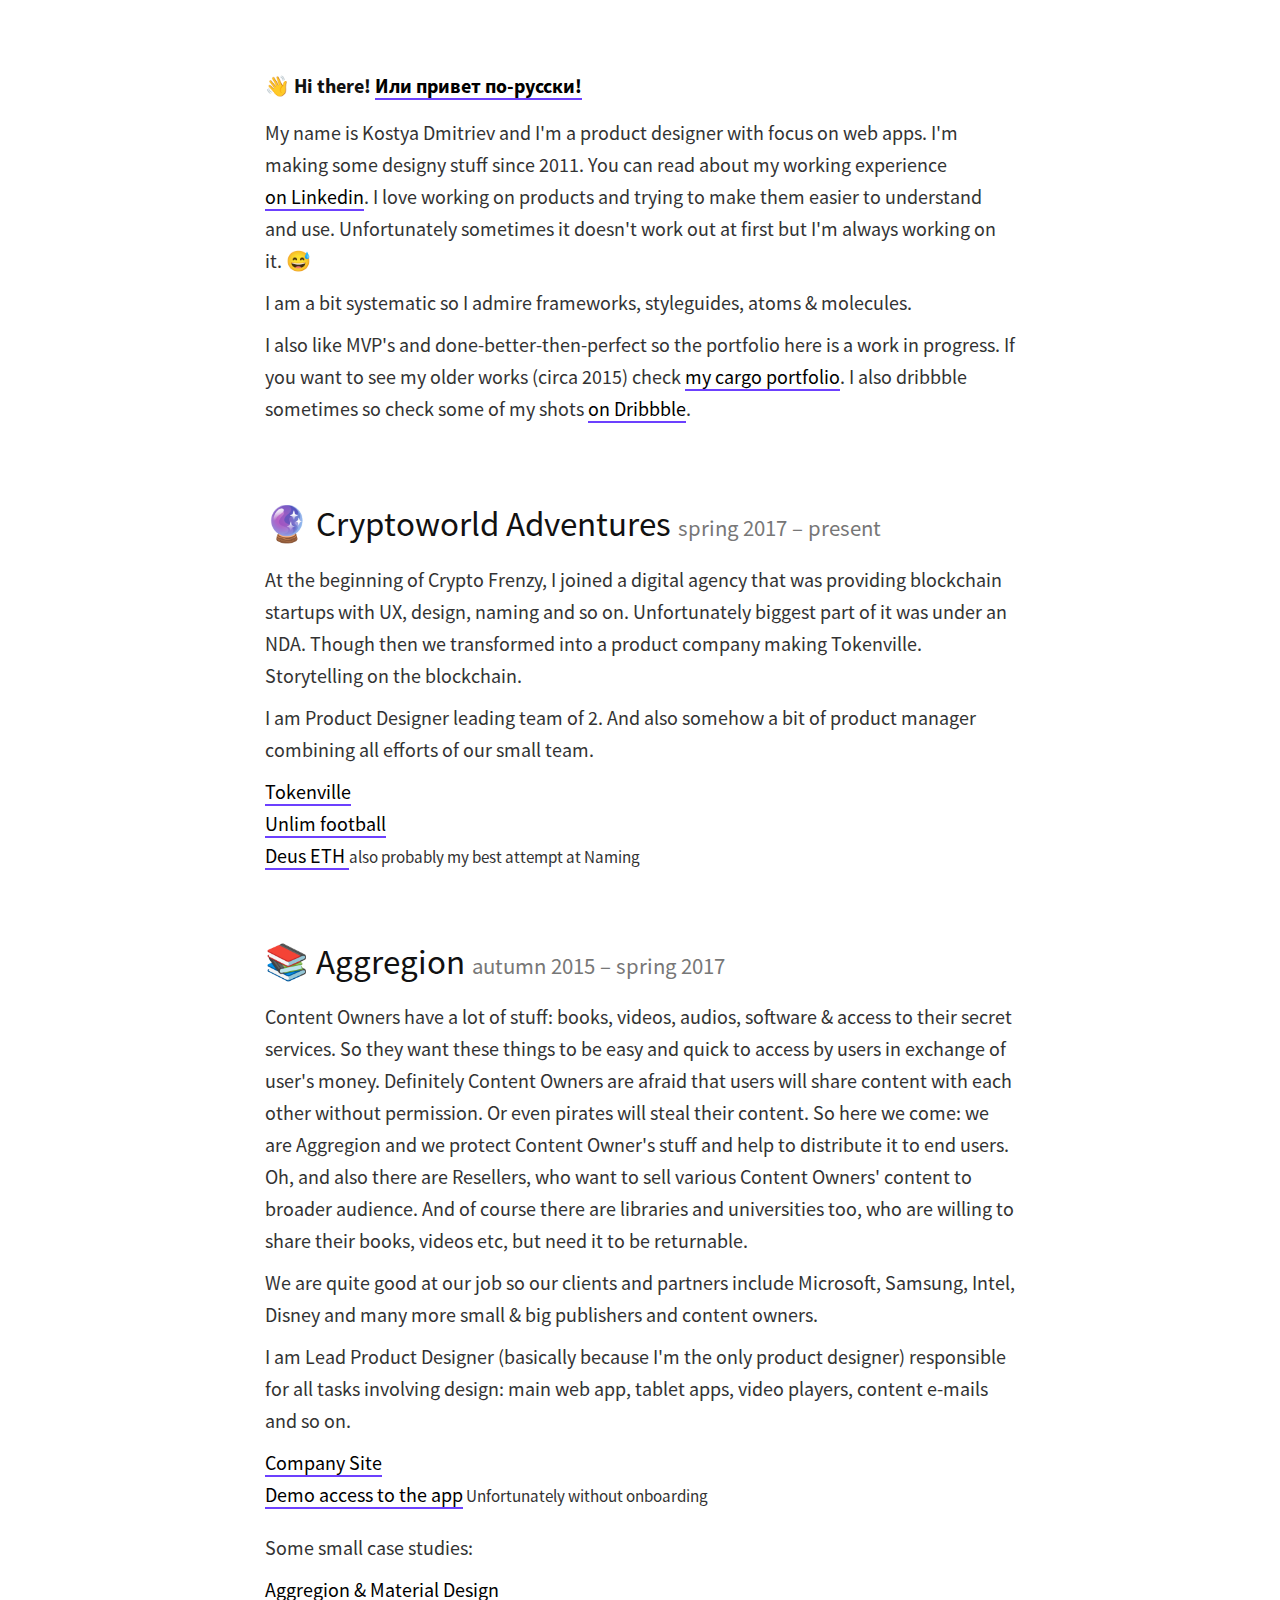
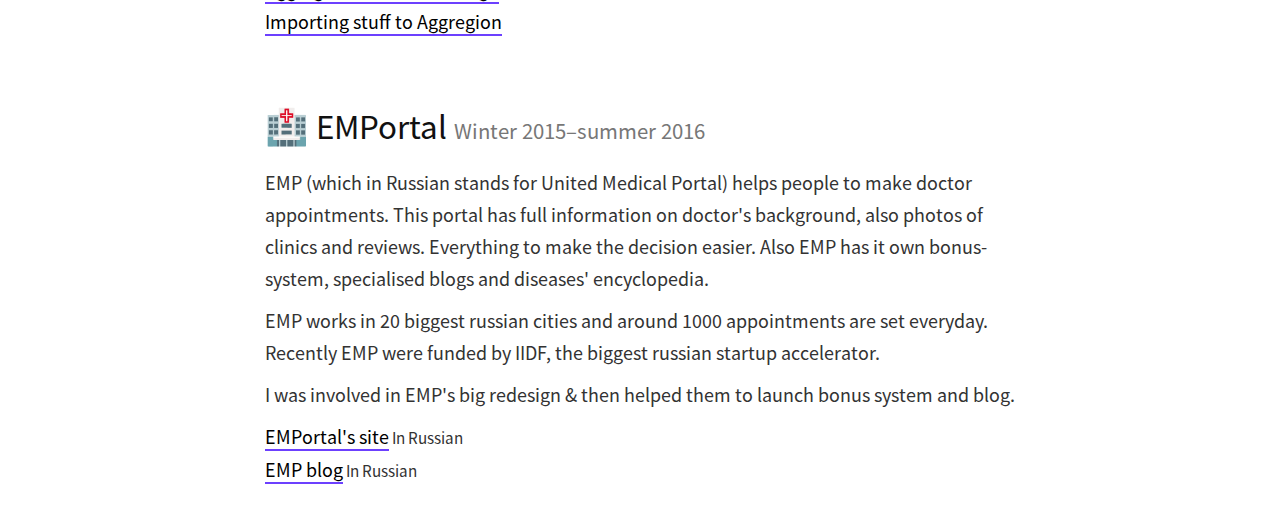
<file: index.html>
<!DOCTYPE html>
<html lang="en">

<head>
    <meta charset="utf-8">
    <meta http-equiv="X-UA-Compatible" content="IE=edge">
    <meta name="viewport" content="width=device-width, initial-scale=1">
    <!-- The above 3 meta tags *must* come first in the head; any other head content must come *after* these tags -->
    <title>Kostya Dmitriev. Product designer & a friendly dude.</title>

    <!-- Bootstrap -->
    <link href="css/bootstrap.min.css" rel="stylesheet">
    <link href="css/portf.css" rel="stylesheet">

    <!-- Favicon -->
    <link rel="icon" type="image/png" href="images/favicon.png">
    
    
    <!--Og-->
    <meta property="og:title" content="Konstantin Dmitriev is OK at Design" />
    <meta property="og:type" content="website" />
    <meta property="og:url" content="http://ko-dmitriev.com" />
    <meta property="og:image" content="images/ko-preview.png" />
    <meta property=”og:description” content="My name is Kostya Dmitriev and I'm a product designer with focus on web apps. I'm making some designy stuff since 2011. I love working on products and trying to make them easier to understand and use." />
    
    <!-- HTML5 shim and Respond.js for IE8 support of HTML5 elements and media queries -->
    <!-- WARNING: Respond.js doesn't work if you view the page via file:// -->
    <!--[if lt IE 9]>
      <script src="https://oss.maxcdn.com/html5shiv/3.7.3/html5shiv.min.js"></script>
      <script src="https://oss.maxcdn.com/respond/1.4.2/respond.min.js"></script>
    <![endif]-->
</head>

<body>
    <div class="container">
        <div class="row">

            <article class="col-md-8 col-md-offset-2">
                <h3>👋 Hi there! <a href="ru-index.html">Или привет по-русски!</a></h3>
                <p> My name is Kostya Dmitriev and I'm a product designer with focus on web apps.
                    I'm making some designy stuff since 2011. You can read about my working experience
                    <a href="https://www.linkedin.com/in/konstantin-dmitriev-89a11b58/?locale=en_US">on&#160;Linkedin</a>.
                    I love working on products and trying to make them easier to understand and use.
                     Unfortunately sometimes it doesn't work out at first but I'm always working on it. 😅
                </p>
                <p>
                    I am a bit systematic so I admire frameworks, styleguides, atoms & molecules.
                </p>

                <p>I also like MVP's and done-better-then-perfect so the portfolio here is a work in progress.
                    If you want to see my older works (circa 2015) check <a href="http://cargocollective.com/konstdmitriev">my&#160;cargo&#160;portfolio</a>.
                I also dribbble sometimes so check some of my shots <a href="https://dribbble.com/hedonistjugend">on Dribbble</a>.</p>
            </article>
            
            <article class="col-md-8 col-md-offset-2">
                <h2 class="a">🔮 Cryptoworld Adventures <small>spring 2017 – present</small></h2>
                <p>At the beginning of Crypto Frenzy, I joined a digital agency that was providing blockchain startups with UX, design, naming and so on. Unfortunately biggest part of it was under an NDA. Though then we transformed into a product company making Tokenville. Storytelling on the blockchain.
       
                </p>
              
                <p>
                    I am Product Designer leading team of 2. And also somehow a bit of product manager combining all efforts of our small team.
                </p>
                <a href="http://tokenville.tv">Tokenville</a><br>
                <a href="https://unlimfootball.tv/">Unlim football</a><br>
                <a href="http://deuseth.com">Deus ETH </a><small>also probably my best attempt at Naming</small>

            </article>

            <article class="col-md-8 col-md-offset-2">
                <h2 class="a">📚 Aggregion <small>autumn 2015 – spring 2017</small></h2>
                <p>Content Owners have a lot of stuff: books, videos, audios, software & access to their secret services.
                    So they want these things  to be easy and quick to access by users in exchange of user's money.
                    Definitely Content Owners are afraid that users will share content with each other without permission.
                    Or even pirates will steal their content.
                    So here we come: we are Aggregion and we protect Content Owner's stuff and help to distribute it to end users.
                    Oh, and also there are Resellers, who want to sell various Content Owners' content to broader audience.
                    And of course there are libraries and universities too,
                    who are willing to share their books, videos etc, but need it to be returnable.
                </p>
                <p>
                    We are quite good at our job so our clients and partners
                    include Microsoft, Samsung, Intel, Disney and many more small & big publishers and content owners.
                </p>
                <p>
                    I am Lead Product Designer (basically because I'm the only product designer) responsible for all tasks involving design: main web app, tablet apps, video players, content e-mails and so on.
                </p>
                <a href="https://aggregion.com">Company Site</a><br>
                <a href="https://aggregion.com/demo-access/">Demo access to the app</a><small> Unfortunately without onboarding</small><br>
                <p style="padding-top: 20px;">Some small case studies:</p>
                <a href="agrie_system_overall.html">Aggregion & Material Design</a><br>
                <a href="agrie_first_load.html">Importing stuff to Aggregion</a>

            </article>


            <article class="col-md-8 col-md-offset-2">
                <h2 class="a">🏥 EMPortal <small>Winter 2015–summer 2016</small></h2>
                <p>EMP (which in Russian stands for United Medical Portal) helps people to make doctor appointments.
                    This portal has full information on doctor's  background, also photos of clinics and reviews.
                    Everything to make the decision easier.
                    Also EMP has it own bonus-system, specialised blogs and diseases' encyclopedia.</p>
                    <p>
                        EMP works in 20 biggest russian cities and around 1000 appointments are set everyday.
                        Recently EMP were funded by IIDF, the biggest russian startup accelerator.
                    </p>
                    <p>I was involved in EMP's big redesign & then helped them to launch bonus system and blog.
                </p>
                <a href="https://emportal.ru/">EMPortal's site</a><small> In Russian</small><br>
                <a href="https://blog.emportal.ru/">EMP blog</a><small> In Russian</small>

            </article>
        </div>
    </div>
    </div>


    <!-- jQuery (necessary for Bootstrap's JavaScript plugins) -->
    <script src="https://ajax.googleapis.com/ajax/libs/jquery/1.12.4/jquery.min.js"></script>
    <!-- Include all compiled plugins (below), or include individual files as needed -->
    <script src="js/bootstrap.min.js"></script>
    <script>
      (function(i,s,o,g,r,a,m){i['GoogleAnalyticsObject']=r;i[r]=i[r]||function(){
      (i[r].q=i[r].q||[]).push(arguments)},i[r].l=1*new Date();a=s.createElement(o),
      m=s.getElementsByTagName(o)[0];a.async=1;a.src=g;m.parentNode.insertBefore(a,m)
      })(window,document,'script','https://www.google-analytics.com/analytics.js','ga');

      ga('create', 'UA-93570828-1', 'auto');
      ga('send', 'pageview');

    </script>
</body>

</html>
</file>
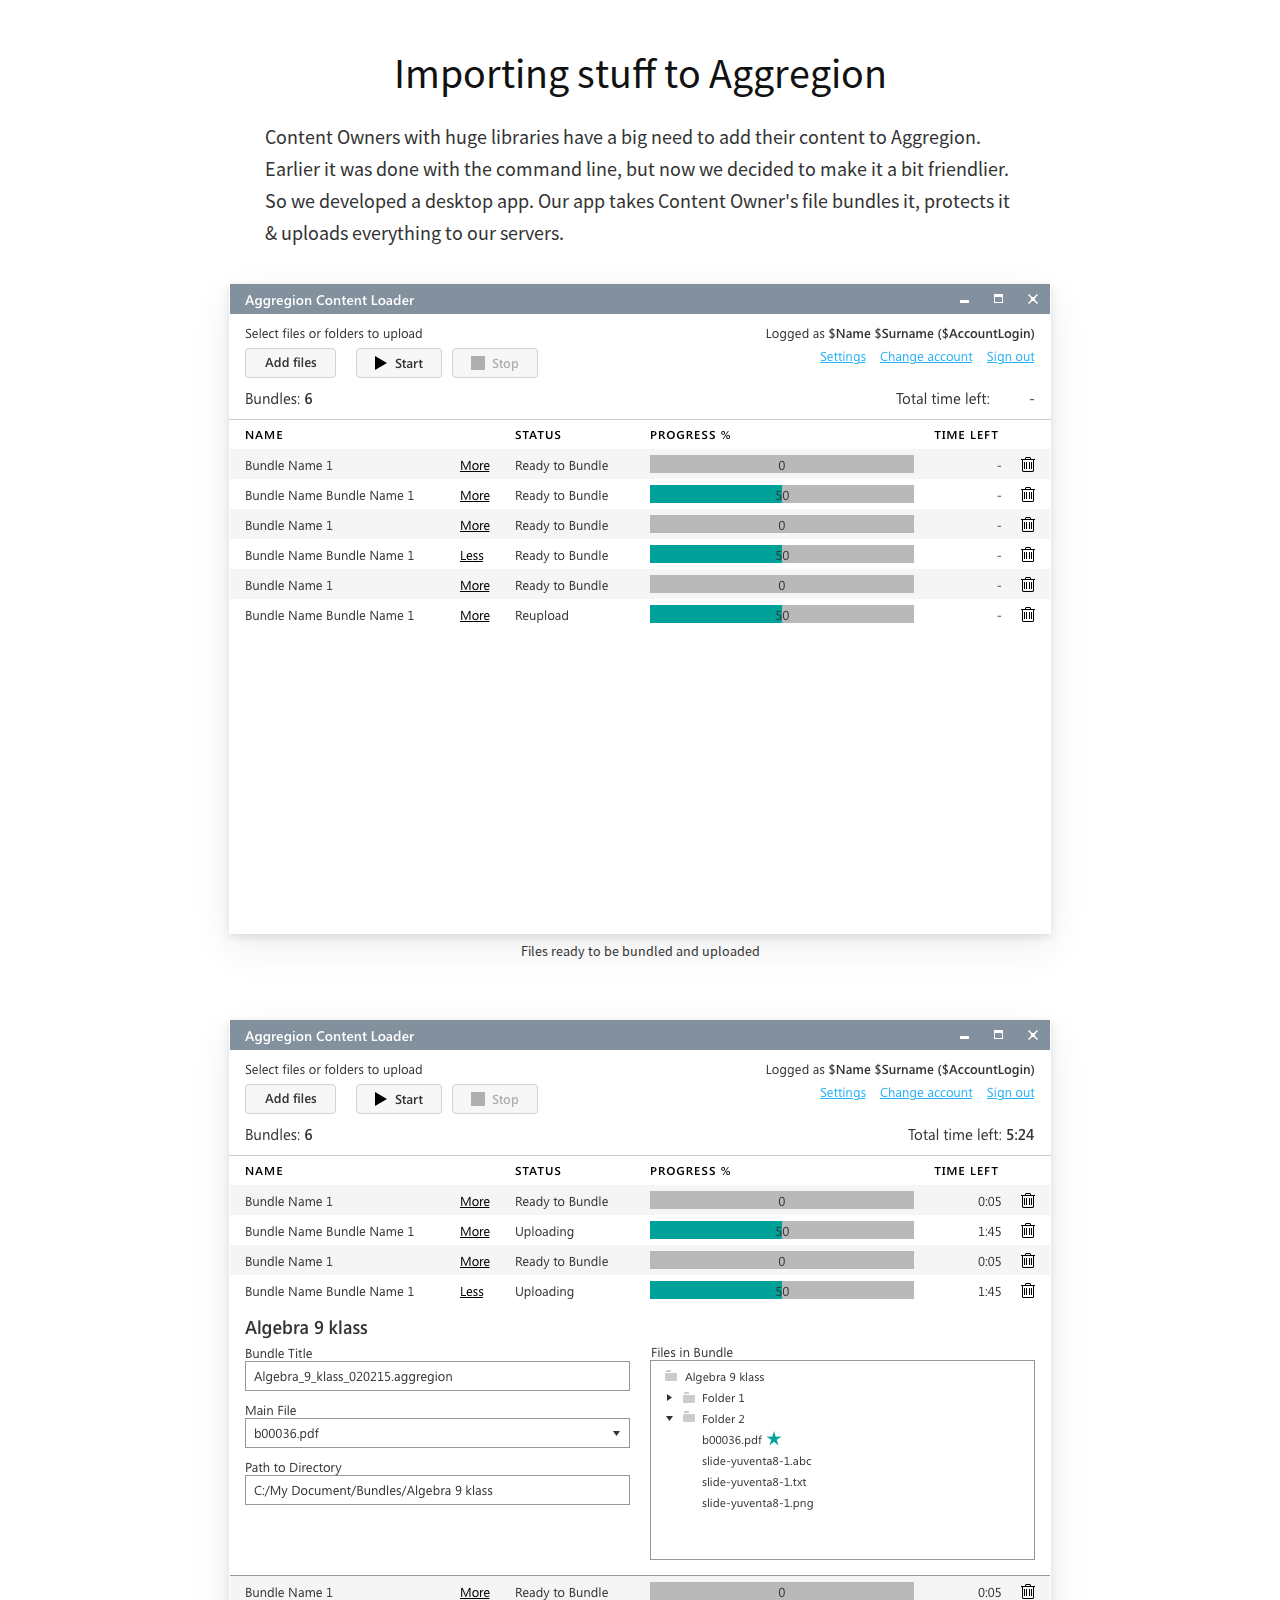
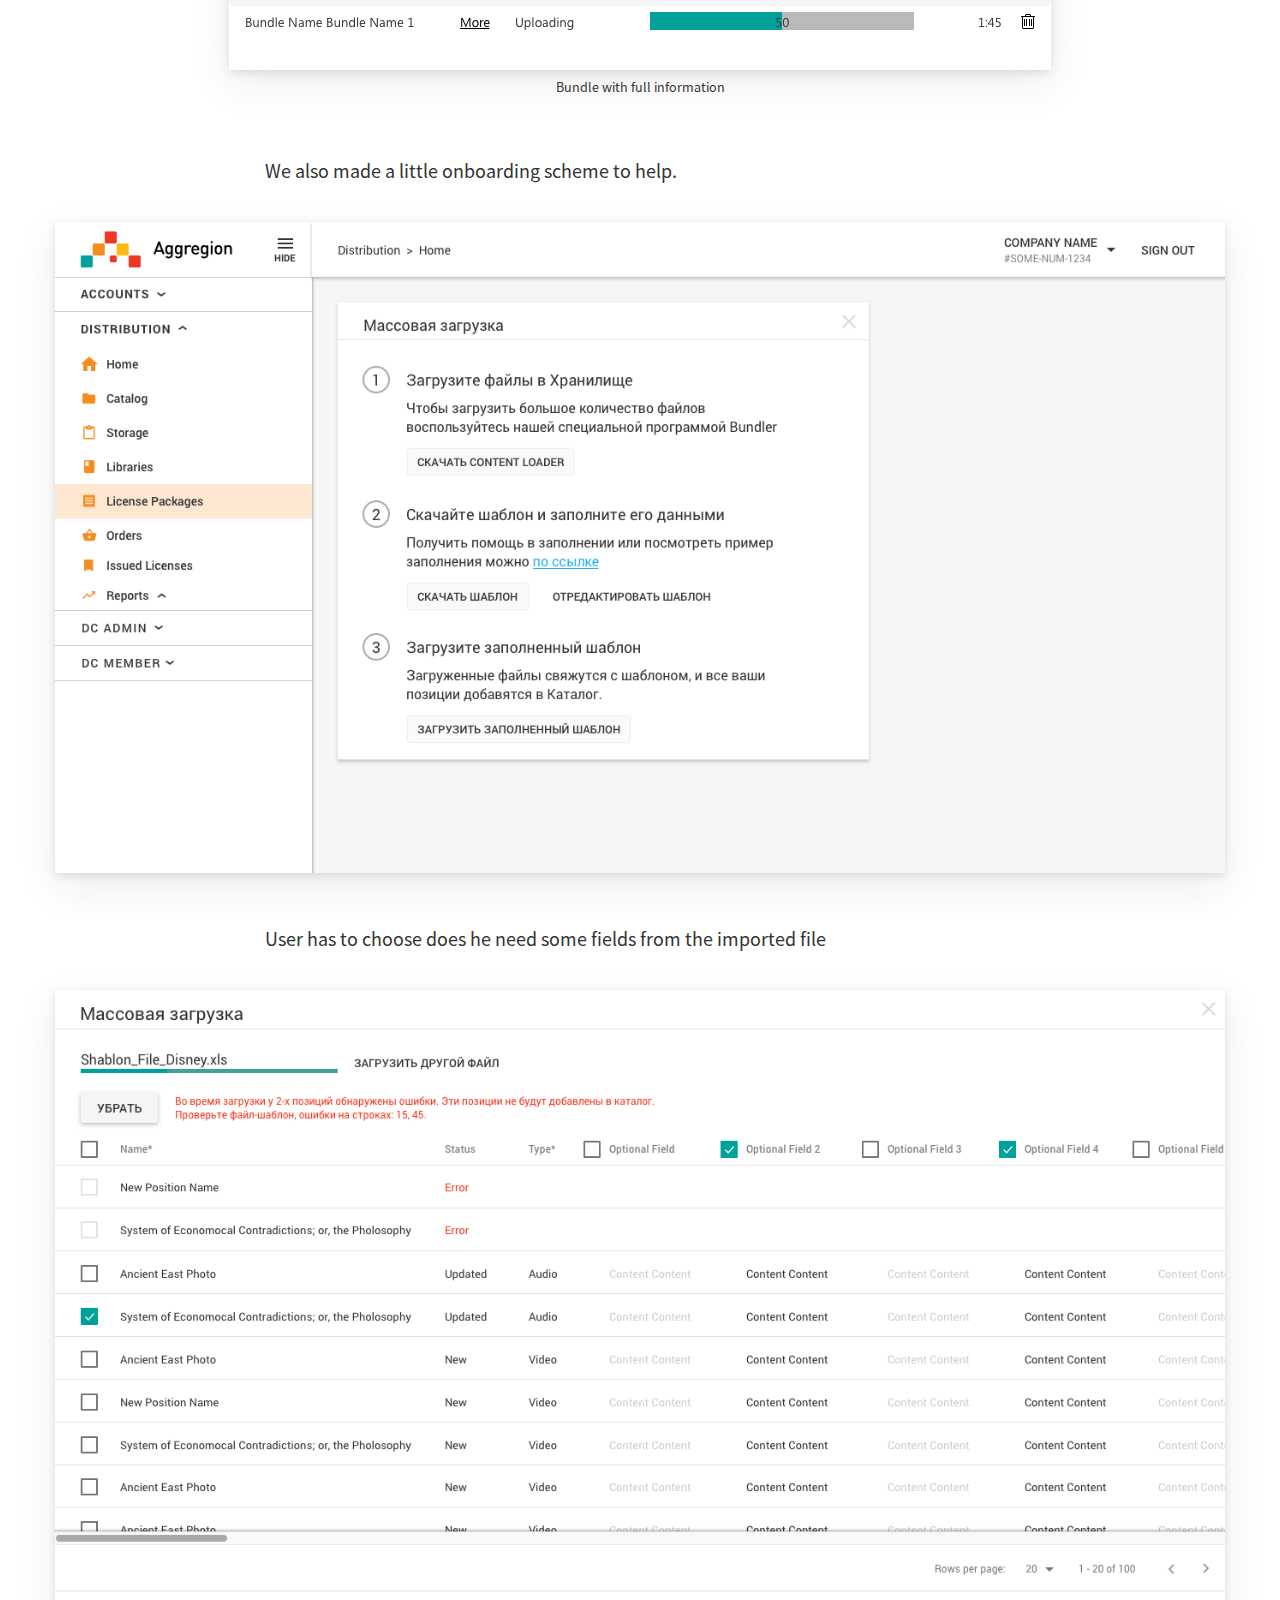
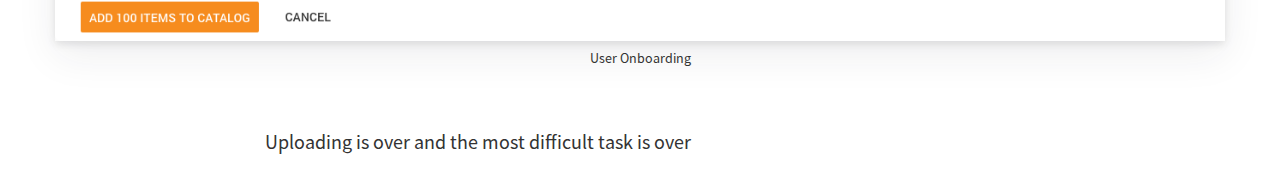
<file: agrie_first_load.html>
<!DOCTYPE html>
<html lang="en">
  <head>
    <meta charset="utf-8">
    <meta http-equiv="X-UA-Compatible" content="IE=edge">
    <meta name="viewport" content="width=device-width, initial-scale=1">
    <!-- The above 3 meta tags *must* come first in the head; any other head content must come *after* these tags -->
    <title>Kostya Dmitriev makes The Design Great Again!</title>

    <!-- Bootstrap -->
    <link href="css/bootstrap.min.css" rel="stylesheet">
    <link href="css/portf.css" rel="stylesheet">

    <!-- Favicon -->
    <link rel="icon" type="image/png" href="images/favicon.png">

    <!-- HTML5 shim and Respond.js for IE8 support of HTML5 elements and media queries -->
    <!-- WARNING: Respond.js doesn't work if you view the page via file:// -->
    <!--[if lt IE 9]>
      <script src="https://oss.maxcdn.com/html5shiv/3.7.3/html5shiv.min.js"></script>
      <script src="https://oss.maxcdn.com/respond/1.4.2/respond.min.js"></script>
    <![endif]-->
  </head>

  <body>
    <div class="container">
      <div class="row">

          <h1>Importing stuff to Aggregion</h1>

          <article class="col-md-8 col-md-offset-2">
            <p>Content Owners with huge libraries have a big need to add their content to Aggregion.
                Earlier it was done with the command line, but now we decided to make it a bit friendlier. So we developed a desktop app.
                Our app takes Content Owner's file bundles it, protects it & uploads everything to our servers.
            </p>
          </article>

          <screenshot>
            <img src="images/content_loader_01.png" class="img-responsive" alt="Content Loader for Windows. Default state with content">
            <h6>Files ready to be bundled and uploaded</h6>
          </screenshot>

          <screenshot>
            <img src="images/content_loader_02.png" class="img-responsive" alt="Content Loader for Windows. Opened state">
            <h6>Bundle with full information</h6>
          </screenshot>

          <article class="col-md-8 col-md-offset-2">
            <p>
                We also made a little onboarding scheme to help.
            </p>
          </article>

          <screenshot>
            <img src="images/content_loader_03.png" class="img-responsive" alt="Content Loader for Windows. Default state with content">

          </screenshot>

          <article class="col-md-8 col-md-offset-2">
            <p>User has to choose does he need some fields from the imported file
            </p>
          </article>

          <screenshot>
            <img src="images/content_loader_04.png" class="img-responsive" alt="Content Loader for Windows. Default state with content">
            <h6>User Onboarding</h6>
          </screenshot>

          <article class="col-md-8 col-md-offset-2">
          <p>Uploading is over and the most difficult task is over
          </p>
          </article>
        </div>
      </div>
    </div>


    <!-- jQuery (necessary for Bootstrap's JavaScript plugins) -->
    <script src="https://ajax.googleapis.com/ajax/libs/jquery/1.12.4/jquery.min.js"></script>
    <!-- Include all compiled plugins (below), or include individual files as needed -->
    <script src="js/bootstrap.min.js"></script>
  </body>
</html>
</file>
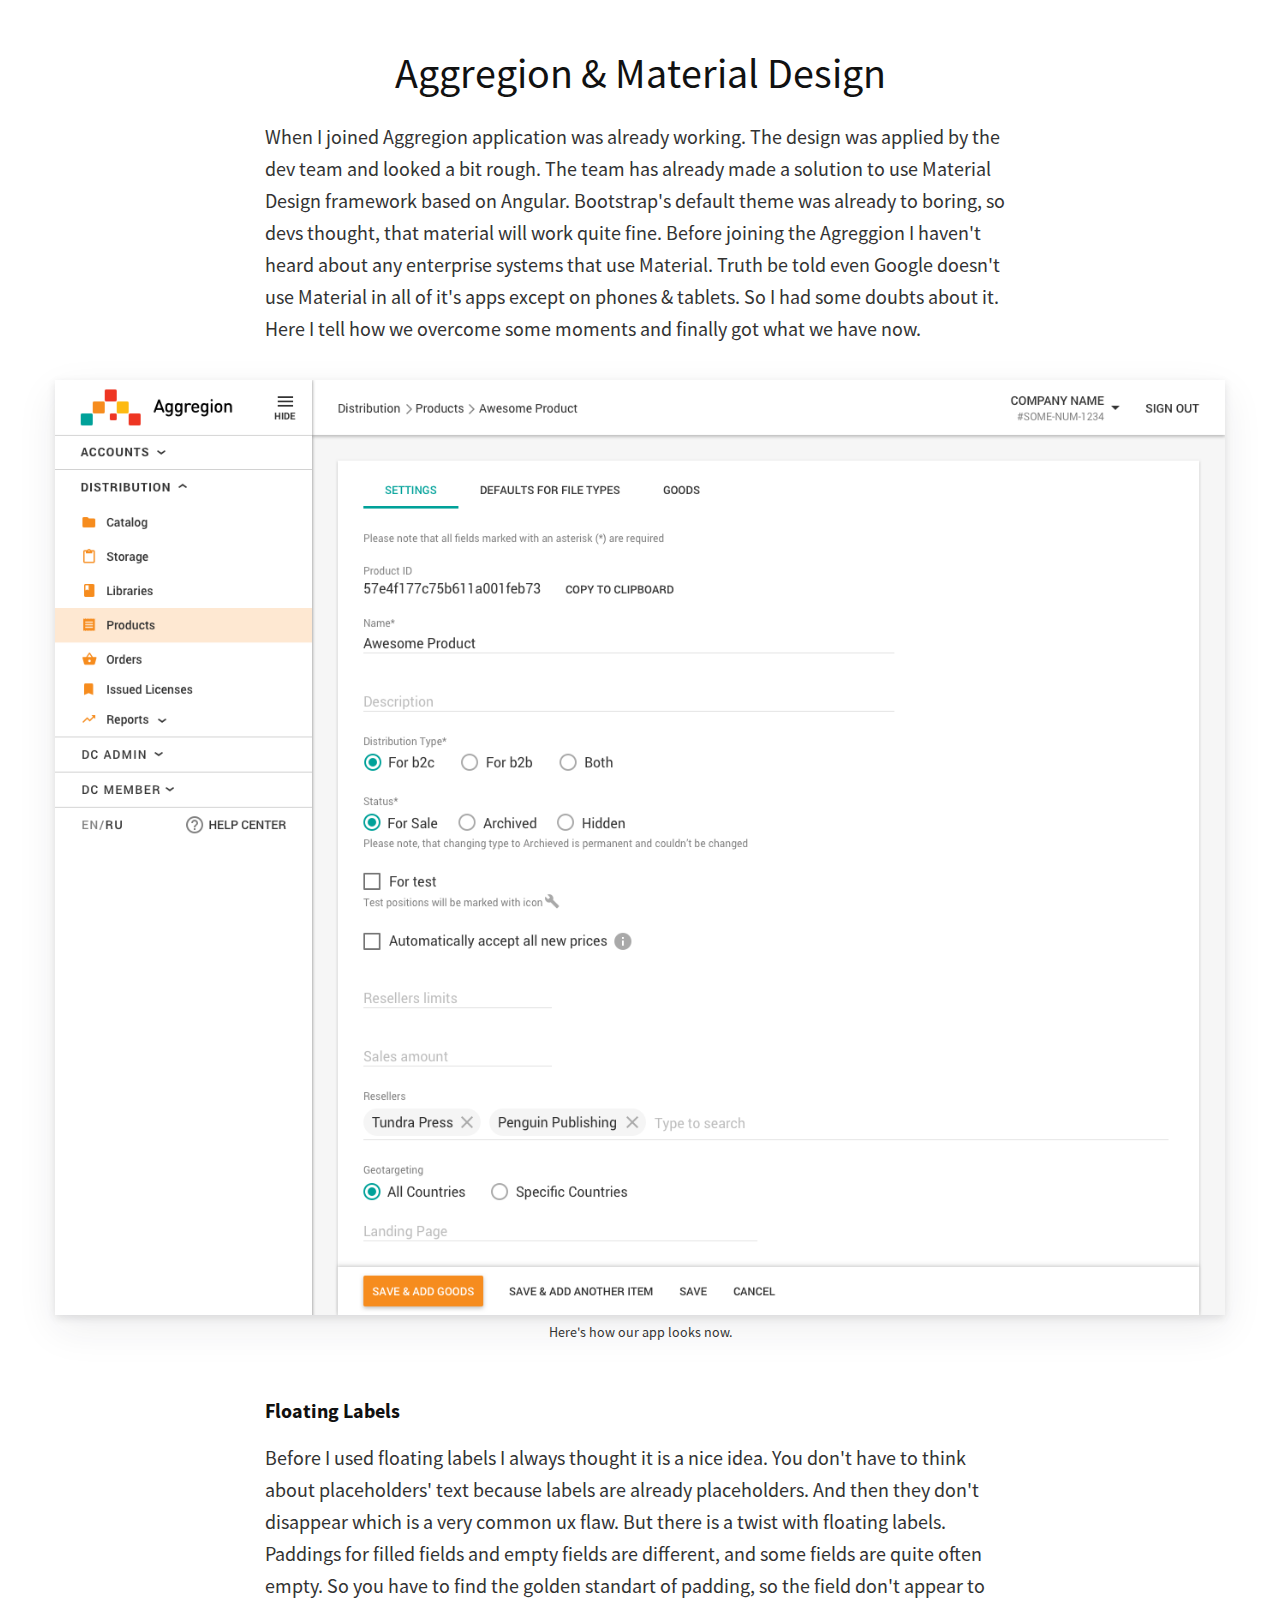
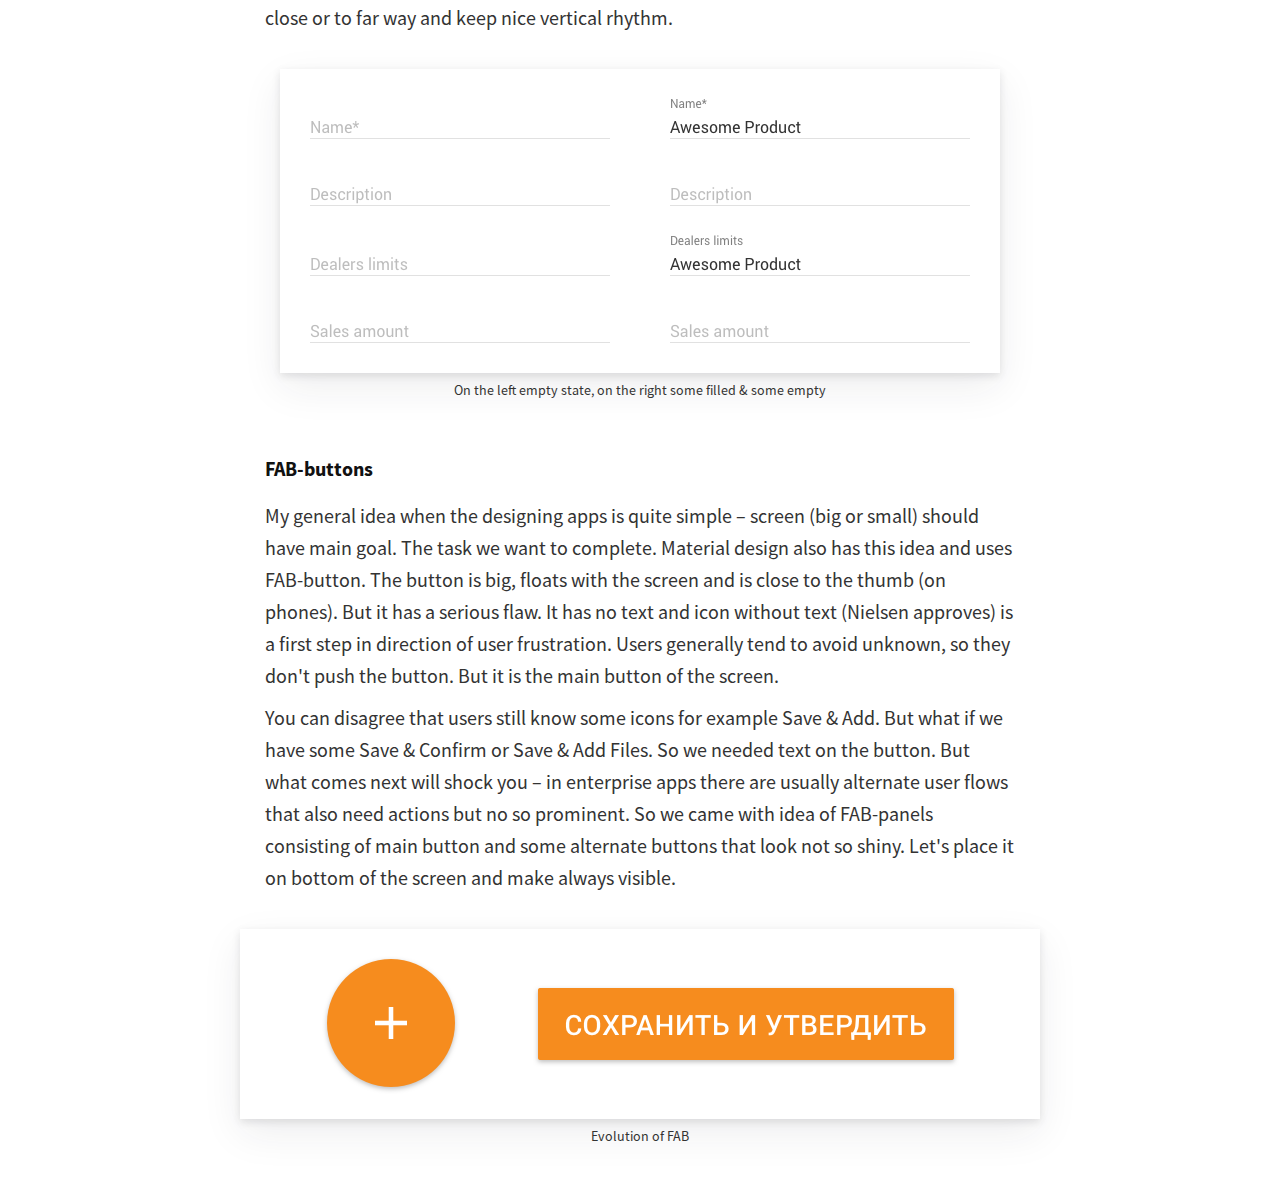
<file: agrie_system_overall.html>
<!DOCTYPE html>
<html lang="en">

<head>
    <meta charset="utf-8">
    <meta http-equiv="X-UA-Compatible" content="IE=edge">
    <meta name="viewport" content="width=device-width, initial-scale=1">
    <!-- The above 3 meta tags *must* come first in the head; any other head content must come *after* these tags -->
    <title>Kostya Dmitriev makes The Design Great Again!</title>

    <!-- Bootstrap -->
    <link href="css/bootstrap.min.css" rel="stylesheet">
    <link href="css/portf.css" rel="stylesheet">

    <!-- Favicon -->
    <link rel="icon" type="image/png" href="images/favicon.png">

    <!-- HTML5 shim and Respond.js for IE8 support of HTML5 elements and media queries -->
    <!-- WARNING: Respond.js doesn't work if you view the page via file:// -->
    <!--[if lt IE 9]>
      <script src="https://oss.maxcdn.com/html5shiv/3.7.3/html5shiv.min.js"></script>
      <script src="https://oss.maxcdn.com/respond/1.4.2/respond.min.js"></script>
    <![endif]-->
</head>

<body>
    <div class="container">
        <div class="row">

            <h1>Aggregion & Material Design</h1>

            <article class="col-md-8 col-md-offset-2">
                <p>When I joined Aggregion application was already working. The design was applied by the dev team and looked a bit rough.
                    The team has already made a solution to use Material Design framework based on Angular.
                    Bootstrap's default theme was already to boring, so devs thought, that material will work quite fine.
                    Before joining the Agreggion I haven't heard about any enterprise systems that use Material.
                    Truth be told even Google doesn't use Material in all of it's apps except on phones & tablets.
                    So I had some doubts about it. Here I tell how we overcome some moments and finally got what we have now.
                </p>
            </article>

            <screenshot>
                <img src="images/overall_new_aggregion.png" class="img-responsive" alt="Aggregion system before i joined">
                <h6>Here's how our app looks now.</h6>
            </screenshot>

            <article class="col-md-8 col-md-offset-2">
                <h3>Floating Labels</h3>
                <p>
                    Before I used floating labels I always thought it is a nice idea.
                    You don't have to think about placeholders' text because labels are already placeholders.
                    And then they don't disappear which is a very common ux flaw. But there is a twist with floating labels.
                    Paddings for filled fields and empty fields are different, and some fields are quite often empty.
                    So you have to find the golden standart of padding,
                    so the field don't appear to close or to far way and keep nice vertical rhythm.
                </p>
            </article>

            <screenshot>
                <img src="images/overall_floating_labels.png" class="img-responsive" alt="Floating labels">
                <h6>On the left empty state, on the right some filled & some empty</h6>
            </screenshot>


            <article class="col-md-8 col-md-offset-2">
                <h3>FAB-buttons</h3>
                <p>
                    My general idea when the designing apps is quite simple – screen (big or small) should have main goal.
                    The task we want to complete. Material design also has this idea and uses FAB-button.
                    The button is big, floats with the screen and is close to the thumb (on phones).
                    But it has a serious flaw. It has no text and icon without text (Nielsen approves)
                    is a first step in direction of user frustration.
                    Users generally tend to avoid unknown, so they don't push the button. But it is the main button of the screen.
                <p>
                    You can disagree that users still know some icons for example Save & Add.
                    But what if we have some Save & Confirm or Save & Add Files. So we needed text on the button.
                    But what comes next will shock you – in enterprise apps there are usually alternate user flows that
                    also need actions but no so prominent.
                    So we came with idea of FAB-panels consisting of main button and some alternate buttons that look not so shiny.
                    Let's place it on bottom of the screen and make always visible.
                </p>
            </article>

            <screenshot>
                <img src="images/overall_fab_buttons.png" class="img-responsive" alt="Fab Buttons">
                <h6>Evolution of FAB</h6>
            </screenshot>

        </div>
    </div>
    </div>


    <!-- jQuery (necessary for Bootstrap's JavaScript plugins) -->
    <script src="https://ajax.googleapis.com/ajax/libs/jquery/1.12.4/jquery.min.js"></script>
    <!-- Include all compiled plugins (below), or include individual files as needed -->
    <script src="js/bootstrap.min.js"></script>
</body>

</html>
</file>
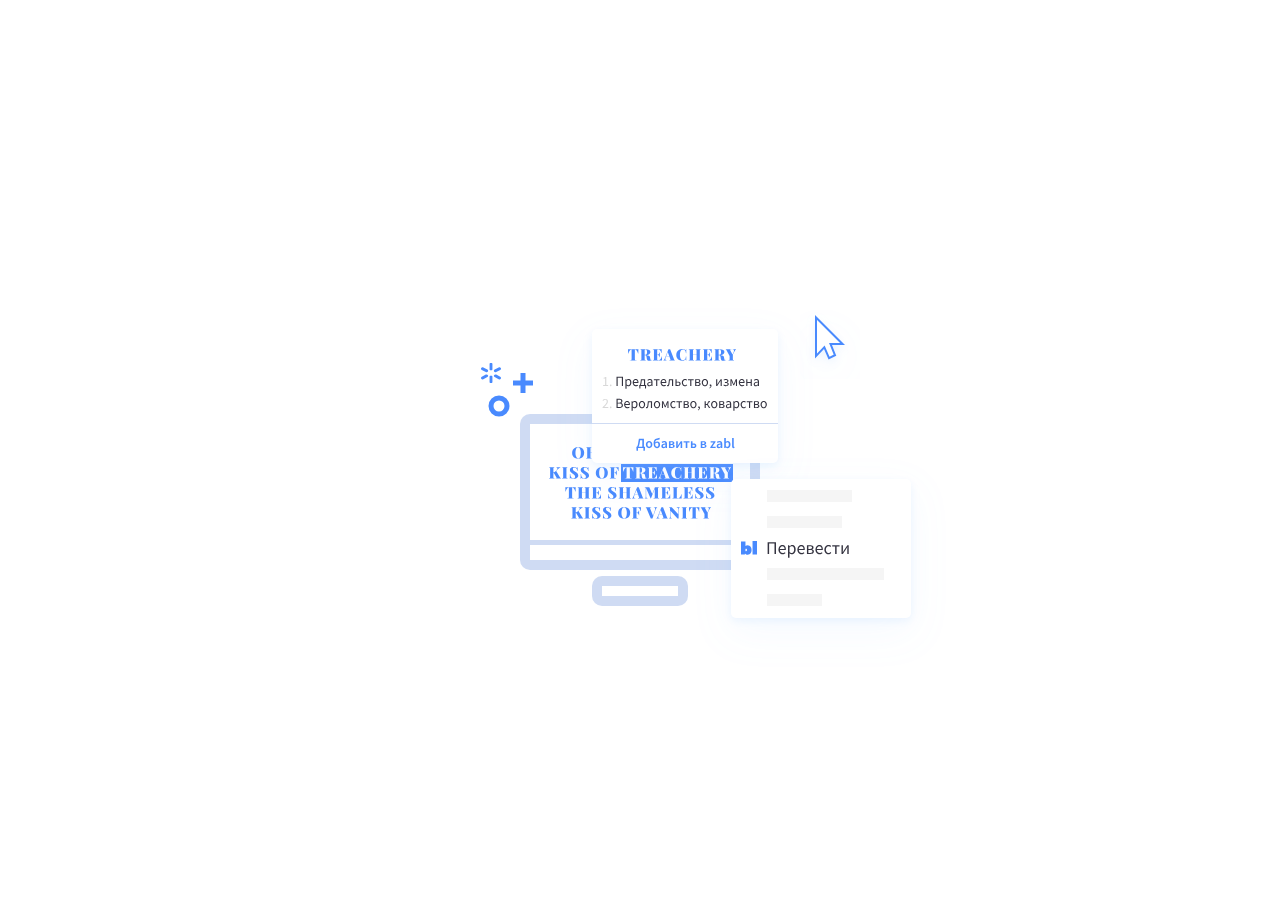
<file: anima.html>
<html style= "height: 100%;">
<style type="text/css">

.cursor {
  position: absolute;
  animation-name: cursor;
  animation-duration: 12s;
  animation-iteration-count: infinite;
}

.menu1 {
  position:absolute;
  top: 145px;
  left: 212px;
  animation-name: menu1;
  animation-duration: 12s;
  animation-iteration-count: infinite;
  animation-timing-function: ease-out;
}

.card {
  position:absolute;
  top: -5px;
  left: 73px;
  animation-name: card;
  animation-duration: 12s;
  animation-iteration-count: infinite;
  animation-timing-function: ease;
}

  @keyframes menu1 {
    0%   {opacity: 0;}
    45%   {opacity: 0;}
    50%, 70%  {opacity: 1;}
    80%, 100% {opacity: 0;}
  }

  @keyframes card {
    0%, 70%   {opacity: 0;}
    75%, 90%  {opacity: 1;}
    95%, 100% {opacity: 0;}
  }

 @keyframes cursor {
  0%, 10%   {left: 0px;   top: 0px;}
  20%, 30%  {left: 125px; top: 158px;}
  40%, 50%  {left: 235px; top: 158px;} /* Выделил */
  40%  {height: 30%;}
  45%, 55%  {height: 40%;}
  55%, 65%  {height: 30%;}
  60%, 70%  {left: 320px; top: 232px;} /* Перешёл к правому меню */
  80%, 85%  {left: 252px; top: 134px;} /* Перешёл к карте*/
  95%, 100% {left: 0px;   top: 0px;}
}

</style>

<body style= "height: 100%; display: flex; justify-content: center; align-items: center;">

  <illustration style="flex-shrink: 1; position:relative;">
    <img src="pc.svg" alt="Pesonal Computer"
    <illustration-kids>

      <img class="card" src="card.svg" alt="Zabl Card" >
      <img class="menu1" src="menu.svg" alt="Right Click Menu" >
      <img class="cursor" src="cursor.svg" alt="Mouse Cursor" >
    </illustration-kids>
  </illustration>

</body>
</html>
</file>
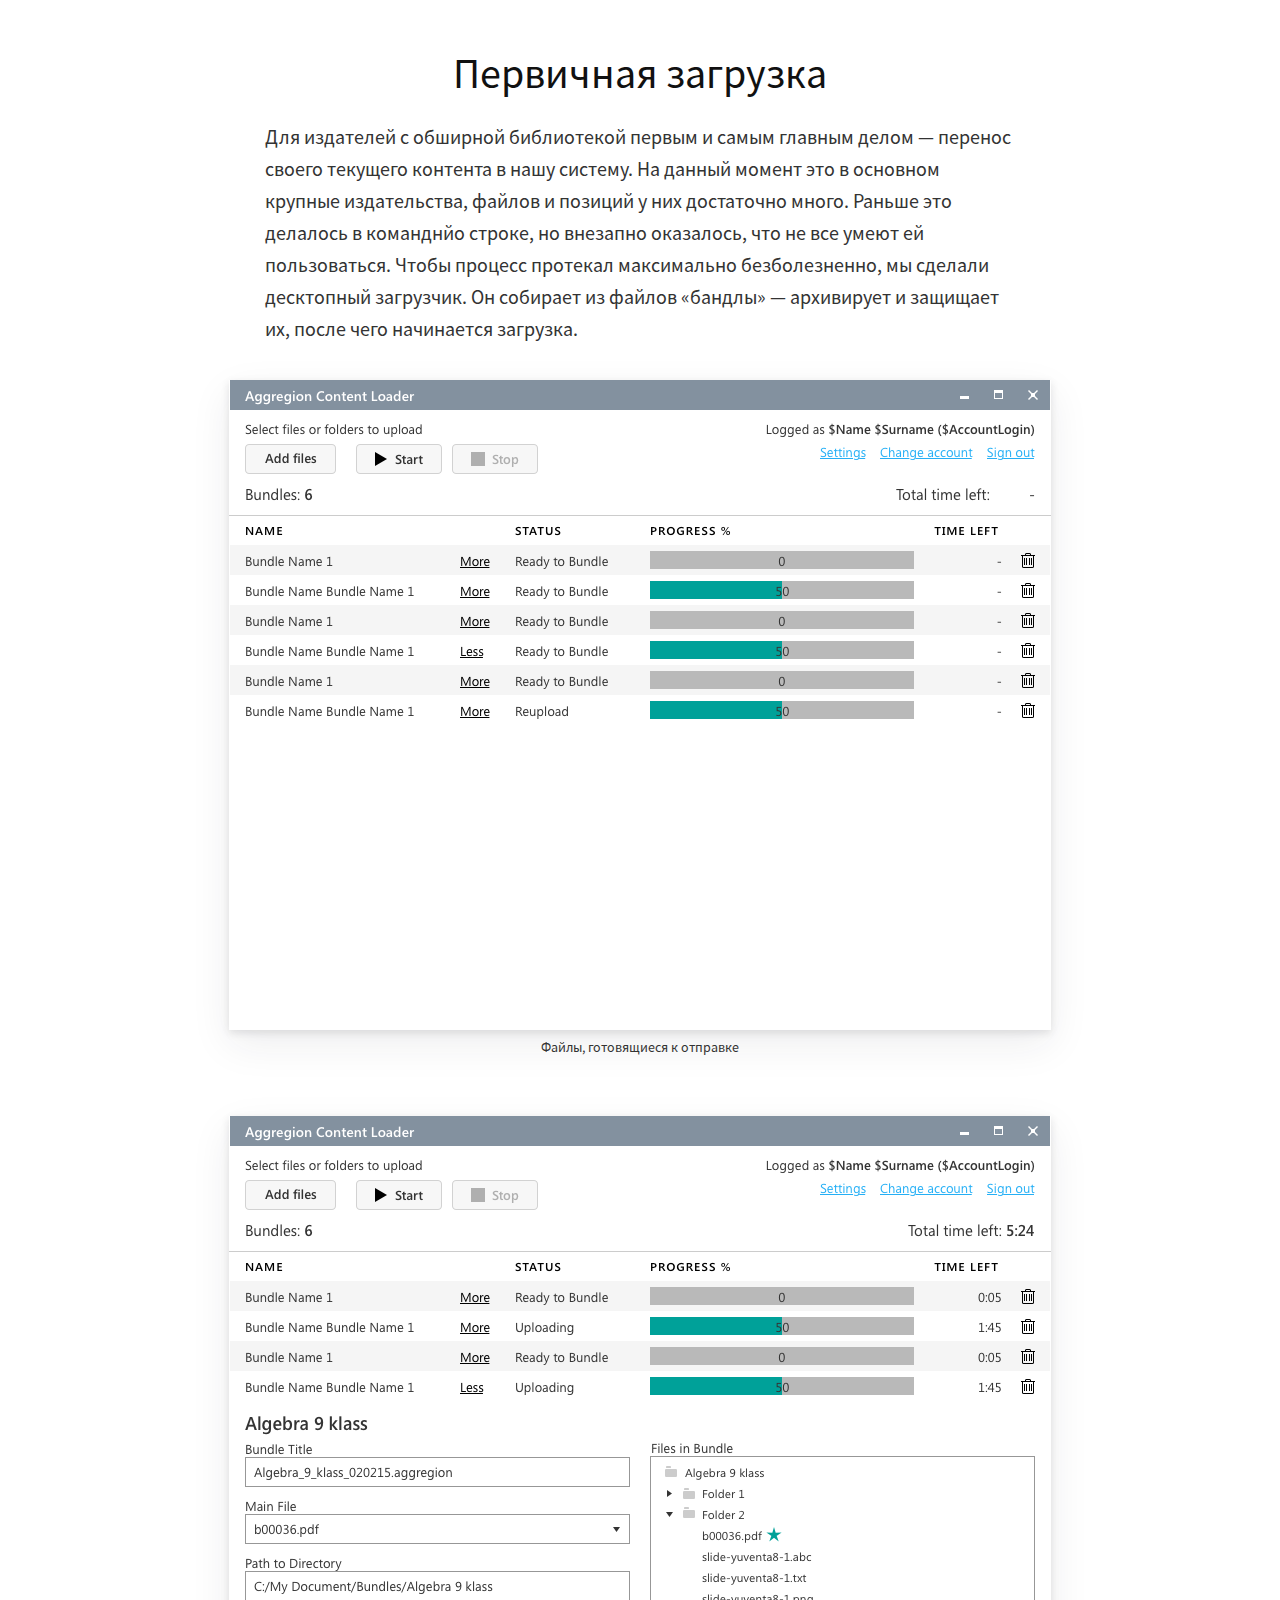
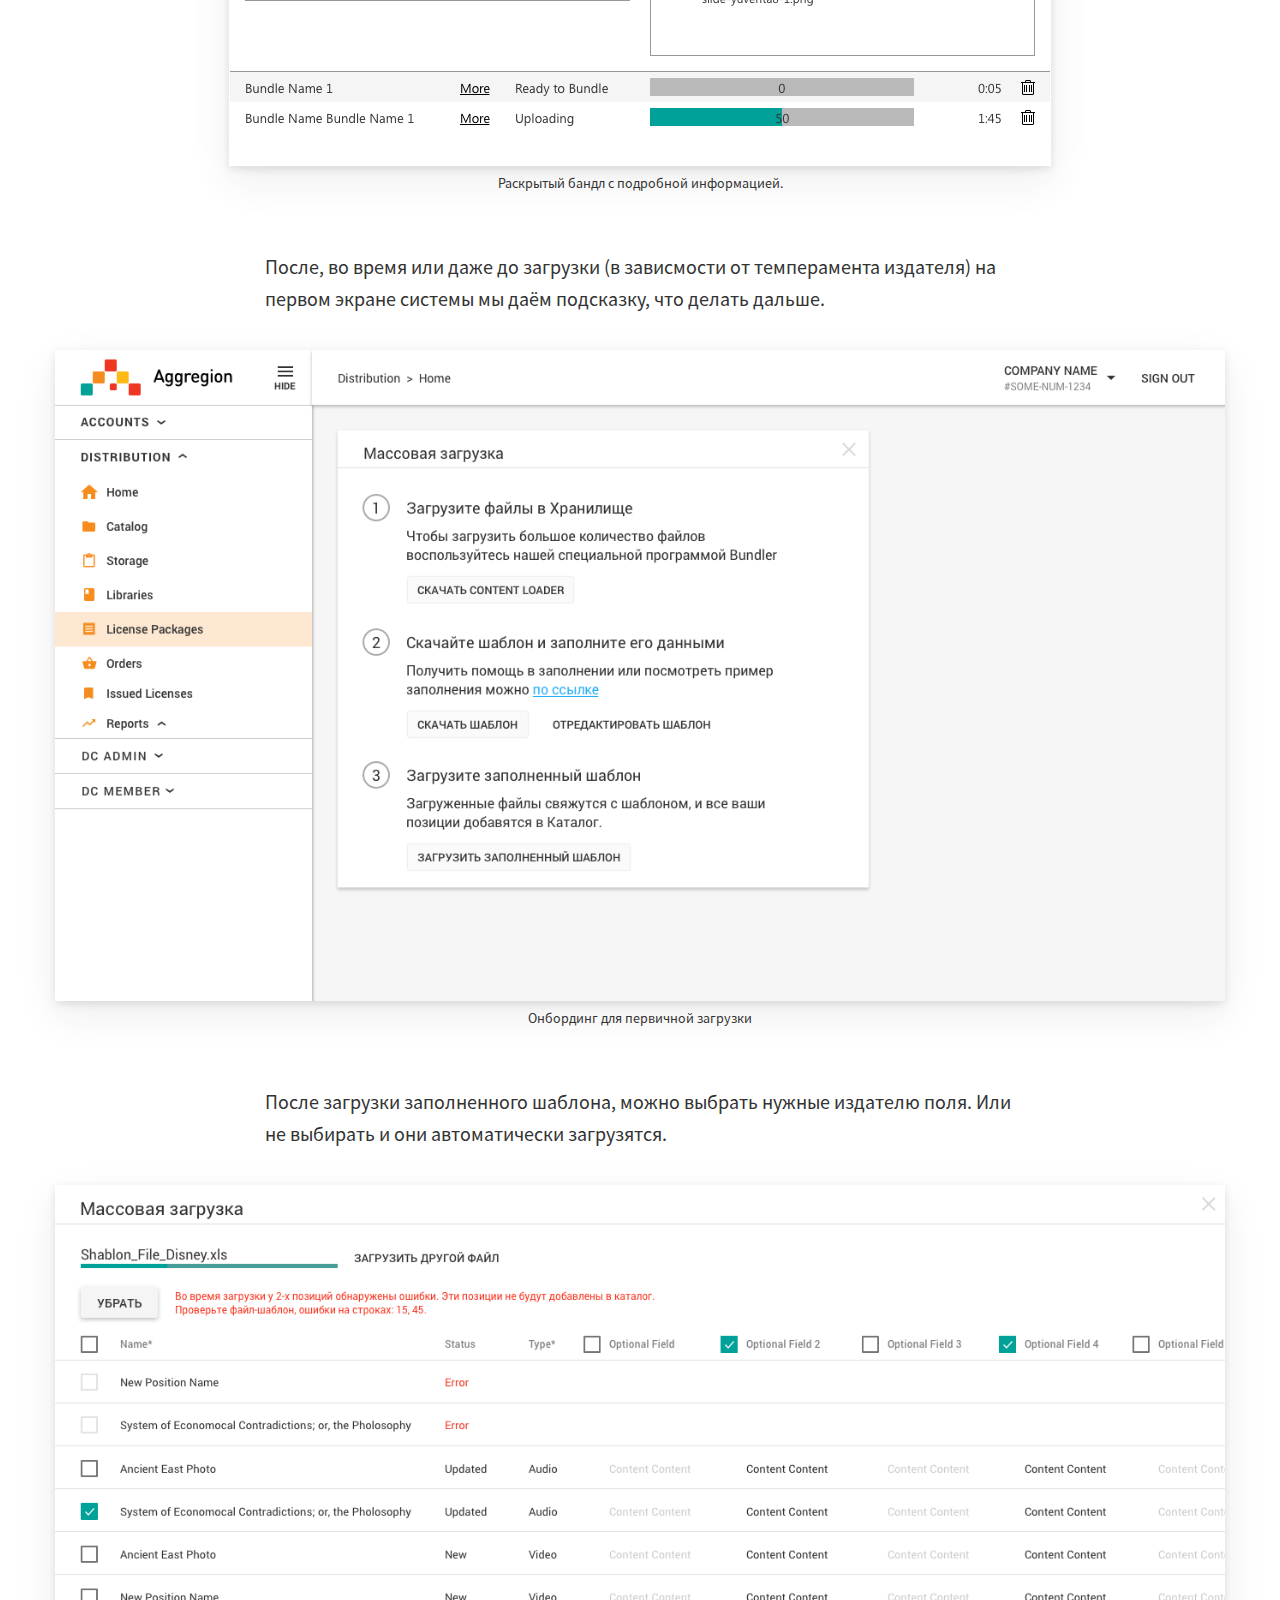
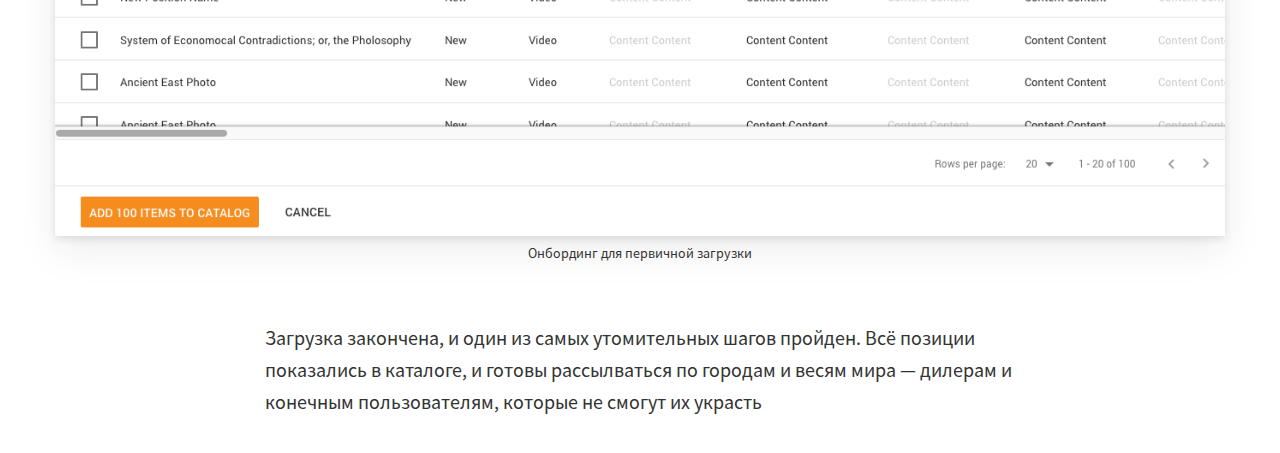
<file: ru-agrie_first_load.html>
<!DOCTYPE html>
<html lang="en">
  <head>
    <meta charset="utf-8">
    <meta http-equiv="X-UA-Compatible" content="IE=edge">
    <meta name="viewport" content="width=device-width, initial-scale=1">
    <!-- The above 3 meta tags *must* come first in the head; any other head content must come *after* these tags -->
    <title>Костя Дмитриев. Человек и пароход. И дизайнер.</title>

    <!-- Bootstrap -->
    <link href="css/bootstrap.min.css" rel="stylesheet">
    <link href="css/portf.css" rel="stylesheet">

    <!-- Favicon -->
    <link rel="icon" type="image/png" href="images/favicon.png">

    <!-- HTML5 shim and Respond.js for IE8 support of HTML5 elements and media queries -->
    <!-- WARNING: Respond.js doesn't work if you view the page via file:// -->
    <!--[if lt IE 9]>
      <script src="https://oss.maxcdn.com/html5shiv/3.7.3/html5shiv.min.js"></script>
      <script src="https://oss.maxcdn.com/respond/1.4.2/respond.min.js"></script>
    <![endif]-->
  </head>

  <body>
    <div class="container">
      <div class="row">

          <h1>Первичная загрузка</h1>

          <article class="col-md-8 col-md-offset-2">
            <p>Для издателей с обширной библиотекой первым и самым главным делом — перенос своего текущего
              контента в нашу систему. На данный момент это в основном крупные издательства, файлов и позиций у них достаточно много.
              Раньше  это делалось в команднйо строке, но внезапно оказалось, что не все умеют ей пользоваться.
              Чтобы процесс протекал максимально безболезненно, мы сделали десктопный загрузчик.
              Он собирает из файлов «бандлы» — архивирует и защищает их, после чего начинается загрузка.
            </p>
          </article>

          <screenshot>
            <img src="images/content_loader_01.png" class="img-responsive" alt="Content Loader for Windows. Default state with content">
            <h6>Файлы, готовящиеся к отправке</h6>
          </screenshot>

          <screenshot>
            <img src="images/content_loader_02.png" class="img-responsive" alt="Content Loader for Windows. Opened state">
            <h6>Раскрытый бандл с подробной информацией.</h6>
          </screenshot>

          <article class="col-md-8 col-md-offset-2">
            <p>     После, во время или даже до загрузки (в зависмости от темперамента издателя)
              на первом экране системы мы даём подсказку, что делать дальше.
            </p>
          </article>

          <screenshot>
            <img src="images/content_loader_03.png" class="img-responsive" alt="Content Loader for Windows. Default state with content">
            <h6>Онбординг для первичной загрузки</h6>
          </screenshot>

          <article class="col-md-8 col-md-offset-2">
            <p>После загрузки заполненного шаблона, можно выбрать нужные издателю поля.
            Или не выбирать и они автоматически загрузятся.
            </p>
          </article>

          <screenshot>
            <img src="images/content_loader_04.png" class="img-responsive" alt="Content Loader for Windows. Default state with content">
            <h6>Онбординг для первичной загрузки</h6>
          </screenshot>

          <article class="col-md-8 col-md-offset-2">
          <p>Загрузка закончена, и один из самых утомительных шагов пройден.
            Всё позиции показались в каталоге, и готовы рассылваться по городам и весям мира — дилерам и конечным пользователям, которые не смогут их украсть
          </p>
          </article>
        </div>
      </div>
    </div>


    <!-- jQuery (necessary for Bootstrap's JavaScript plugins) -->
    <script src="https://ajax.googleapis.com/ajax/libs/jquery/1.12.4/jquery.min.js"></script>
    <!-- Include all compiled plugins (below), or include individual files as needed -->
    <script src="js/bootstrap.min.js"></script>
  </body>
</html>
</file>
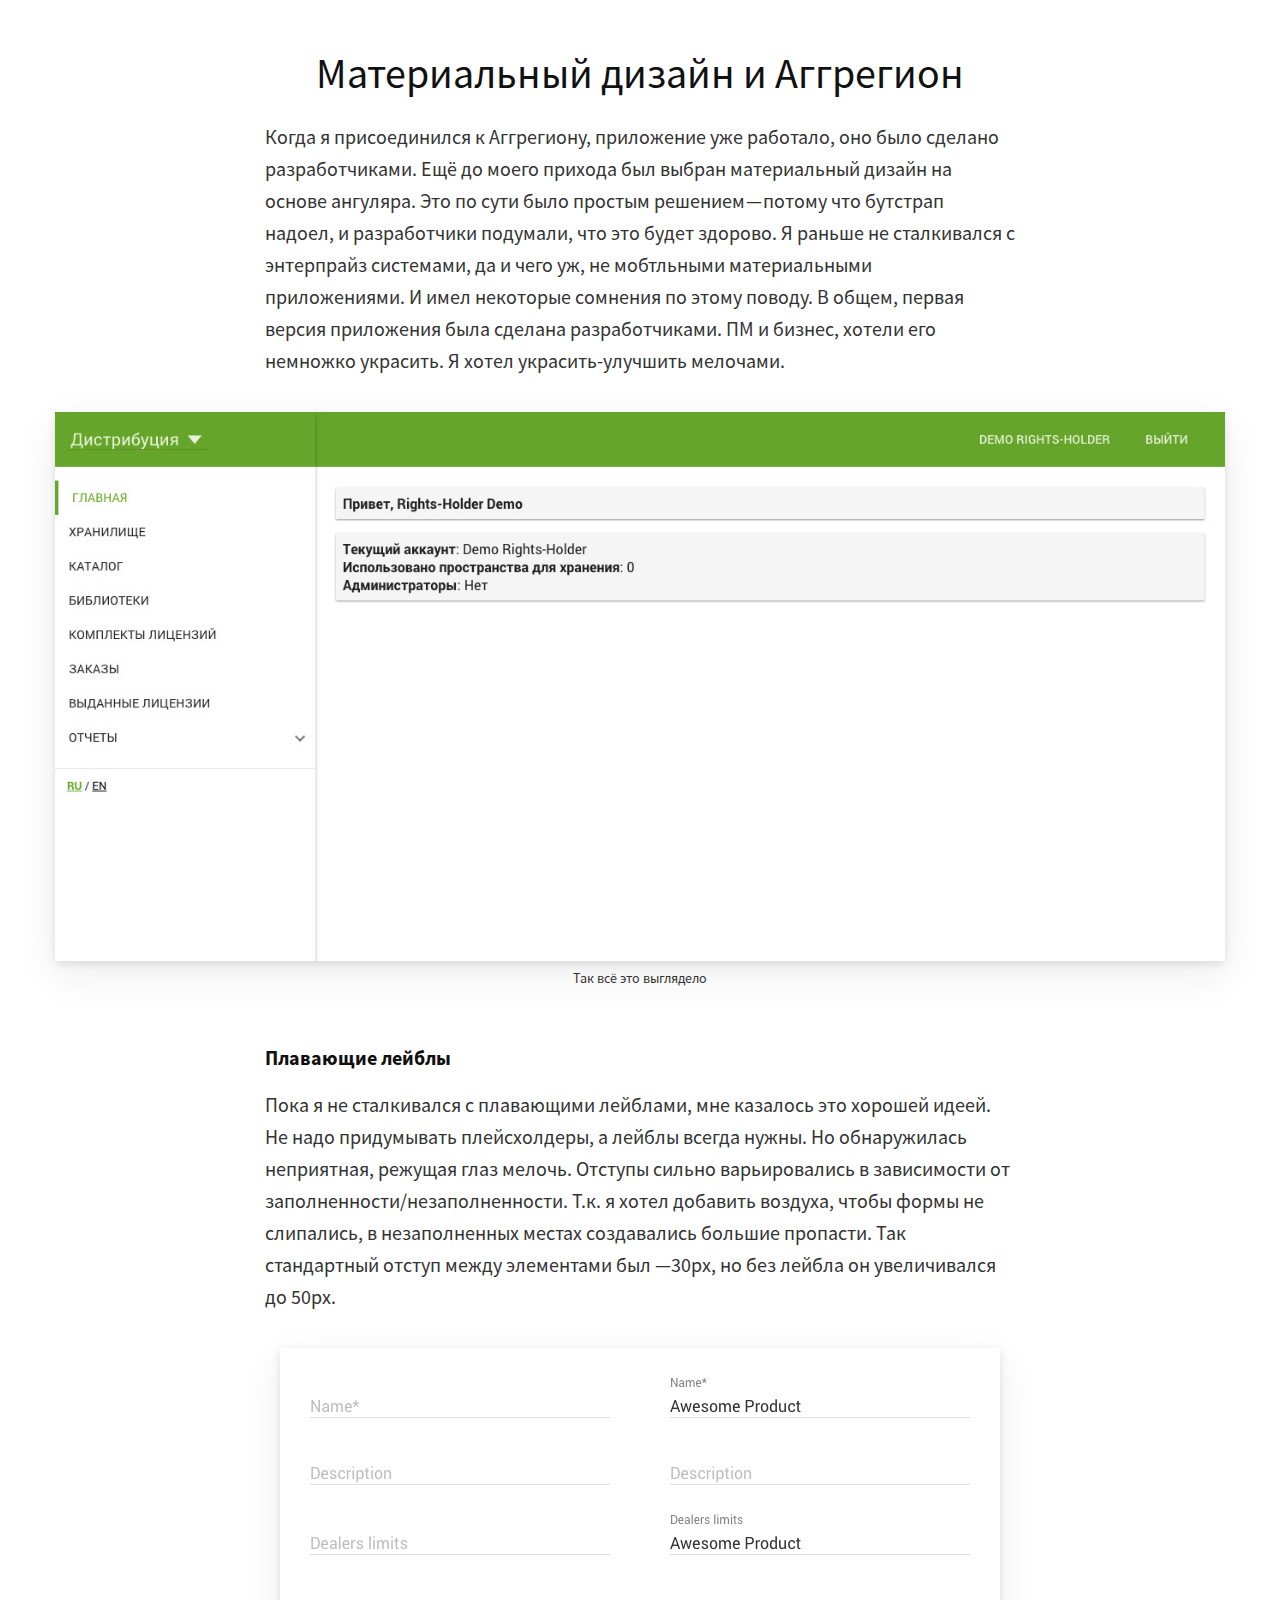
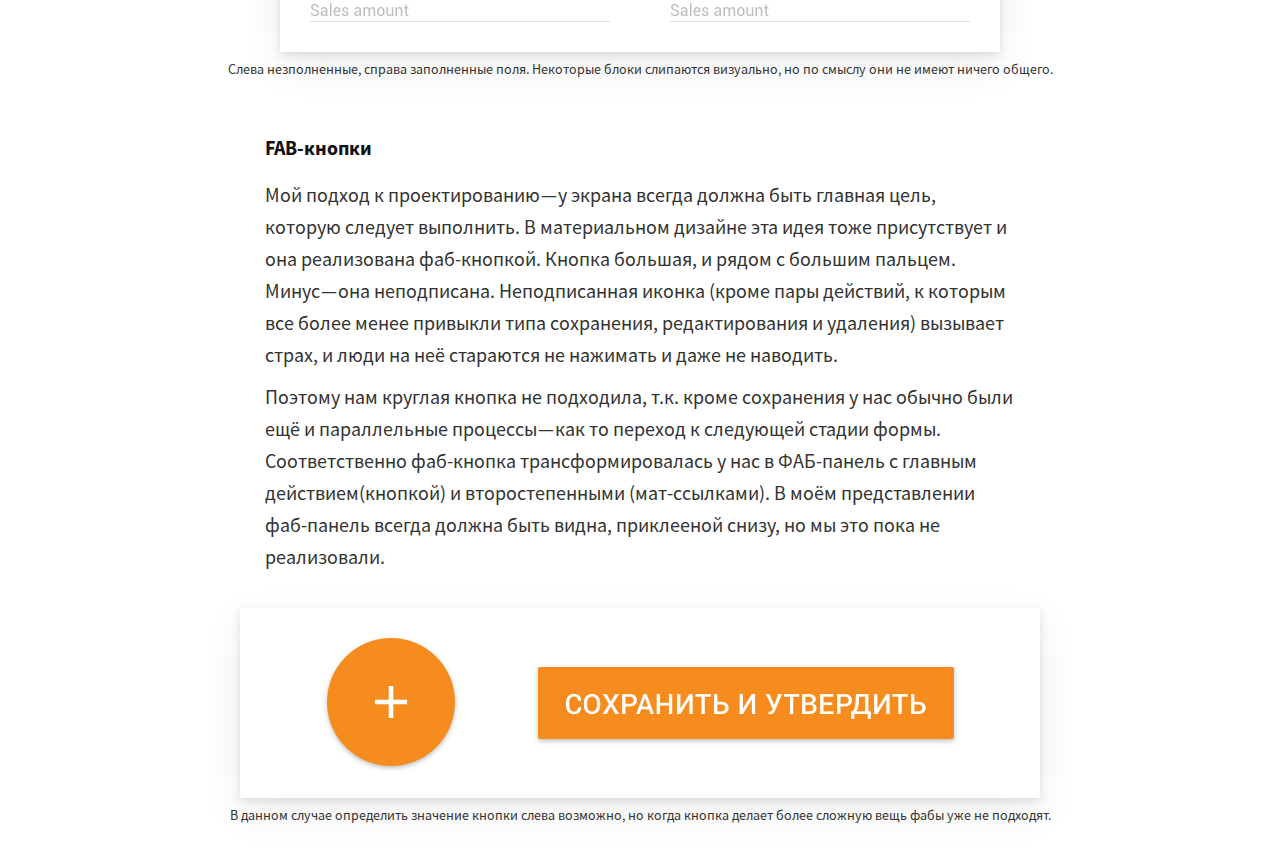
<file: ru-agrie_system_overall.html>
<!DOCTYPE html>
<html lang="en">

<head>
    <meta charset="utf-8">
    <meta http-equiv="X-UA-Compatible" content="IE=edge">
    <meta name="viewport" content="width=device-width, initial-scale=1">
    <!-- The above 3 meta tags *must* come first in the head; any other head content must come *after* these tags -->
    <title>Костя Дмитриев. Человек и пароход. И дизайнер.</title>

    <!-- Bootstrap -->
    <link href="css/bootstrap.min.css" rel="stylesheet">
    <link href="css/portf.css" rel="stylesheet">

    <!-- Favicon -->
    <link rel="icon" type="image/png" href="images/favicon.png">

    <!-- HTML5 shim and Respond.js for IE8 support of HTML5 elements and media queries -->
    <!-- WARNING: Respond.js doesn't work if you view the page via file:// -->
    <!--[if lt IE 9]>
      <script src="https://oss.maxcdn.com/html5shiv/3.7.3/html5shiv.min.js"></script>
      <script src="https://oss.maxcdn.com/respond/1.4.2/respond.min.js"></script>
    <![endif]-->
</head>

<body>
    <div class="container">
        <div class="row">

            <h1>Материальный дизайн и Аггрегион</h1>

            <article class="col-md-8 col-md-offset-2">
                <p>Когда я присоединился к Аггрегиону, приложение уже работало, оно было сделано разработчиками. Ещё до моего прихода был выбран материальный дизайн на основе ангуляра. Это по сути было простым решением — потому что бутстрап надоел, и разработчики
                    подумали, что это будет здорово. Я раньше не сталкивался с энтерпрайз системами, да и чего уж, не мобтльными материальными приложениями. И имел некоторые сомнения по этому поводу. В общем, первая версия приложения была сделана разработчиками.
                    ПМ и бизнес, хотели его немножко украсить. Я хотел украсить-улучшить мелочами.
                </p>
            </article>

            <screenshot>
                <img src="images/overall_old_aggregion.jpg" class="img-responsive" alt="Aggregion system before i joined">
                <h6>Так всё это выглядело</h6>
            </screenshot>

            <article class="col-md-8 col-md-offset-2">
                <h3>Плавающие лейблы</h3>
                <p>Пока я не сталкивался с плавающими лейблами, мне казалось это хорошей идеей. Не надо придумывать плейсхолдеры, а лейблы всегда нужны. Но обнаружилась неприятная, режущая глаз мелочь. Отступы сильно варьировались в зависимости от заполненности/незаполненности.
                    Т.к. я хотел добавить воздуха, чтобы формы не слипались, в незаполненных местах создавались большие пропасти. Так стандартный отступ между элементами был —30px, но без лейбла он увеличивался до 50px.
                </p>
            </article>

            <screenshot>
                <img src="images/overall_floating_labels.png" class="img-responsive" alt="Floating labels">
                <h6>Слева незполненные, справа заполненные поля. Некоторые блоки слипаются визуально, но по смыслу они не имеют ничего общего.</h6>
            </screenshot>


            <article class="col-md-8 col-md-offset-2">
                <h3>FAB-кнопки</h3>
                <p>Мой подход к проектированию — у экрана всегда должна быть главная цель, которую следует выполнить. В материальном дизайне эта идея тоже присутствует и она реализована фаб-кнопкой. Кнопка большая, и рядом с большим пальцем. Минус — она
                    неподписана. Неподписанная иконка (кроме пары действий, к которым все более менее привыкли типа сохранения, редактирования и удаления) вызывает страх, и люди на неё стараются не нажимать и даже не наводить.</p>
                <p>
                    Поэтому нам круглая кнопка не подходила, т.к. кроме сохранения у нас обычно были ещё и параллельные процессы — как то переход к следующей стадии формы. Соответственно фаб-кнопка трансформировалась у нас в ФАБ-панель с главным действием(кнопкой) и второстепенными
                    (мат-ссылками). В моём представлении фаб-панель всегда должна быть видна, приклееной снизу, но мы это пока не реализовали.
                </p>
            </article>

            <screenshot>
                <img src="images/overall_fab_buttons.png" class="img-responsive" alt="Fab Buttons">
                <h6>В данном случае определить значение кнопки слева возможно, но когда кнопка делает более сложную вещь фабы уже не подходят. </h6>
            </screenshot>

        </div>
    </div>
    </div>


    <!-- jQuery (necessary for Bootstrap's JavaScript plugins) -->
    <script src="https://ajax.googleapis.com/ajax/libs/jquery/1.12.4/jquery.min.js"></script>
    <!-- Include all compiled plugins (below), or include individual files as needed -->
    <script src="js/bootstrap.min.js"></script>
</body>

</html>
</file>
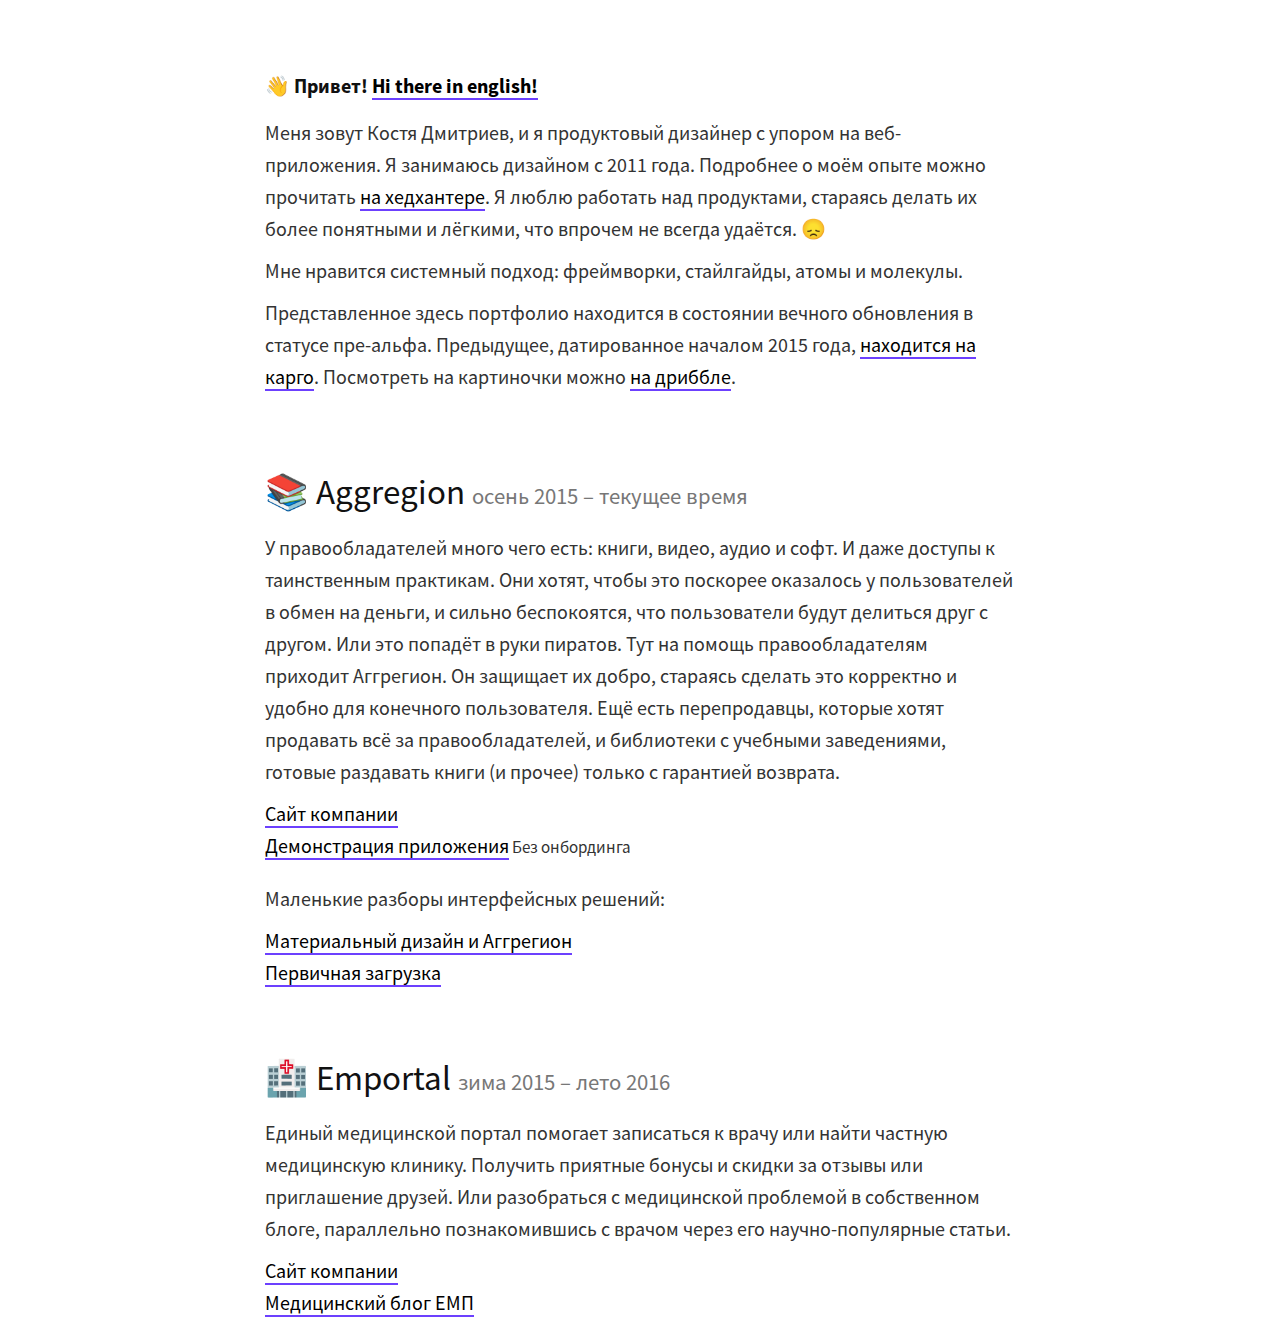
<file: ru-index.html>
<!DOCTYPE html>
<html lang="en">

<head>
    <meta charset="utf-8">
    <meta http-equiv="X-UA-Compatible" content="IE=edge">
    <meta name="viewport" content="width=device-width, initial-scale=1">
    <!-- The above 3 meta tags *must* come first in the head; any other head content must come *after* these tags -->
    <title>Костя Дмитриев. Человек и пароход. И дизайнер.</title>

    <!-- Bootstrap -->
    <link href="css/bootstrap.min.css" rel="stylesheet">
    <link href="css/portf.css" rel="stylesheet">

    <!-- Favicon -->
    <link rel="icon" type="image/png" href="images/favicon.png">

    <!-- HTML5 shim and Respond.js for IE8 support of HTML5 elements and media queries -->
    <!-- WARNING: Respond.js doesn't work if you view the page via file:// -->
    <!--[if lt IE 9]>
      <script src="https://oss.maxcdn.com/html5shiv/3.7.3/html5shiv.min.js"></script>
      <script src="https://oss.maxcdn.com/respond/1.4.2/respond.min.js"></script>
    <![endif]-->
</head>

<body>
    <div class="container">
        <div class="row">

            <article class="col-md-8 col-md-offset-2">
                <h3>👋 Привет! <a href="index.html">Hi there in english!</a></h3>
                <p> Меня зовут Костя Дмитриев, и я продуктовый дизайнер с упором на веб-приложения.
                    Я занимаюсь дизайном с 2011 года. Подробнее о моём опыте можно прочитать <a href="https://spb.hh.ru/resume/60ef8e1cff00dad73f0039ed1f533854624f34">на хедхантере</a>.
                    Я люблю работать над продуктами, стараясь делать их более понятными и лёгкими, что впрочем не всегда удаётся. 😞
                </p>
                <p>
                    Мне нравится системный подход: фреймворки, стайлгайды, атомы и молекулы.
                </p>

                <p>Представленное здесь портфолио находится в состоянии вечного обновления в статусе пре-альфа.
                    Предыдущее, датированное началом 2015 года, <a href="http://cargocollective.com/konstdmitriev">находится на карго</a>.
                Посмотреть на картиночки можно <a href="https://dribbble.com/hedonistjugend">на дриббле</a>.</p>
            </article>

            <article class="col-md-8 col-md-offset-2">
                <h2 class="a">📚 Aggregion <small>осень 2015 – текущее время</small></h2>
                <p>У правообладателей много чего есть: книги, видео, аудио и софт. И даже доступы к таинственным практикам. Они хотят, чтобы это поскорее оказалось у пользователей в обмен
                    на деньги, и сильно беспокоятся, что пользователи будут делиться друг с другом. Или это попадёт в руки пиратов. Тут на помощь правообладателям приходит Аггрегион. Он защищает их добро, стараясь сделать это корректно и удобно для конечного
                    пользователя. Ещё есть перепродавцы, которые хотят продавать всё за правообладателей, и библиотеки с учебными заведениями, готовые раздавать книги (и прочее) только с гарантией возврата.
                </p>
                <a href="https://aggregion.com">Сайт компании</a><br>
                <a href="https://aggregion.com/demo-access/">Демонстрация приложения</a><small> Без онбординга</small><br>
                <p style="padding-top: 20px;">Маленькие разборы интерфейсных решений:</p>
                <a href="ru-agrie_system_overall.html">Материальный дизайн и Аггрегион</a><br>
                <a href="ru-agrie_first_load.html">Первичная загрузка</a>

            </article>


            <article class="col-md-8 col-md-offset-2">
                <h2 class="a">🏥 Emportal <small>зима 2015 – лето 2016</small></h2>
                <p>
                    Единый медицинской портал помогает записаться к врачу или найти частную медицинскую клинику.
                    Получить приятные бонусы и скидки за отзывы или приглашение друзей.
                    Или разобраться с медицинской проблемой в собственном  блоге,
                    параллельно познакомившись с врачом через его научно-популярные статьи.
                </p>
                <a href="https://emportal.ru/">Сайт компании</a><br>
                <a href="https://blog.emportal.ru/">Медицинский блог ЕМП</a>

            </article>
        </div>
    </div>
    </div>


    <!-- jQuery (necessary for Bootstrap's JavaScript plugins) -->
    <script src="https://ajax.googleapis.com/ajax/libs/jquery/1.12.4/jquery.min.js"></script>
    <!-- Include all compiled plugins (below), or include individual files as needed -->
    <script src="js/bootstrap.min.js"></script>
</body>

</html>
</file>
<file: css/portf.css>
@font-face {
    font-family: "SourceSansProRegular";
    src: url("../fonts/SourceSansProRegular/SourceSansProRegular.eot");
    src: url("../fonts/SourceSansProRegular/SourceSansProRegular.eot?#iefix")format("embedded-opentype"),
    url("../fonts/SourceSansProRegular/SourceSansProRegular.woff") format("woff"),
    url("../fonts/SourceSansProRegular/SourceSansProRegular.ttf") format("truetype");
    font-style: normal;
    font-weight: normal;
}
/* font-family: "SourceSansProLight"; */
@font-face {
    font-family: "SourceSansProBold";
    src: url("../fonts/SourceSansProBold/SourceSansProBold.eot");
    src: url("../fonts/SourceSansProBold/SourceSansProBold.eot?#iefix")format("embedded-opentype"),
    url("../fonts/SourceSansProBold/SourceSansProBold.woff") format("woff"),
    url("../fonts/SourceSansProBold/SourceSansProBold.ttf") format("truetype");
    font-style: normal;
    font-weight: normal;
}

body {
  font-family: "SourceSansProRegular", "HelveticaNeue", "Helvetica Neue", Helvetica, Arial, sans-serif;
  /*background-image: -webkit-linear-gradient(#6400EE 0%, rgba(124,225,219,0.00) 300px);
  background-repeat: no-repeat;*/
  font-size: 20px;
  line-height: 32px;

}

.h1, .h2, .h3, h1, h2, h3 {
    margin: 0;
  }


h1 {
  font-family: "SourceSansProRegular", "HelveticaNeue", "Helvetica Neue", Helvetica, Arial, sans-serif;
  text-align: center;
  font-size: 42px;
  color: #111;
}

h2 {
    font-family: "SourceSansProRegular", "HelveticaNeue", "Helvetica Neue", Helvetica, Arial, sans-serif;
    font-size: 35px;
    color: #111;
    padding: 20px 0;
}

h3 {
  font-family: "SourceSansProBold", "HelveticaNeue", "Helvetica Neue", Helvetica, Arial, sans-serif;
    font-size: 20px;
    color: #111;
    margin-bottom: 1em;
}

h6 {
  font-family: "SourceSansProRegular", "HelveticaNeue", "Helvetica Neue", Helvetica, Arial, sans-serif;
  font-size: 14px;
  text-align: center;
}

p {
  font-size: 20px;
  line-height: 32px;
}
/*
a {
  color: #1BB3D7;
}*/

a {
  color: #000;
  text-decoration: none;
  border-bottom: 2px solid #6C40FE;

    transition: all 0.2s;
}

a:hover {

  color: #6C40FE;
  text-decoration: none;
}


article {
  padding-top: 25px;
  padding-bottom: 25px;
}

screenshot {
  display: block;
  padding-top: 25px;
  padding-bottom: 25px;
}

img {
  box-shadow: 0 14px 38px 0 rgba(39,44,48,0.08), 0 3px 8px 0 rgba(39,44,48,0.12);
  margin: 0 auto;
}

.row {
  margin-top: 50px;
}
</file>
